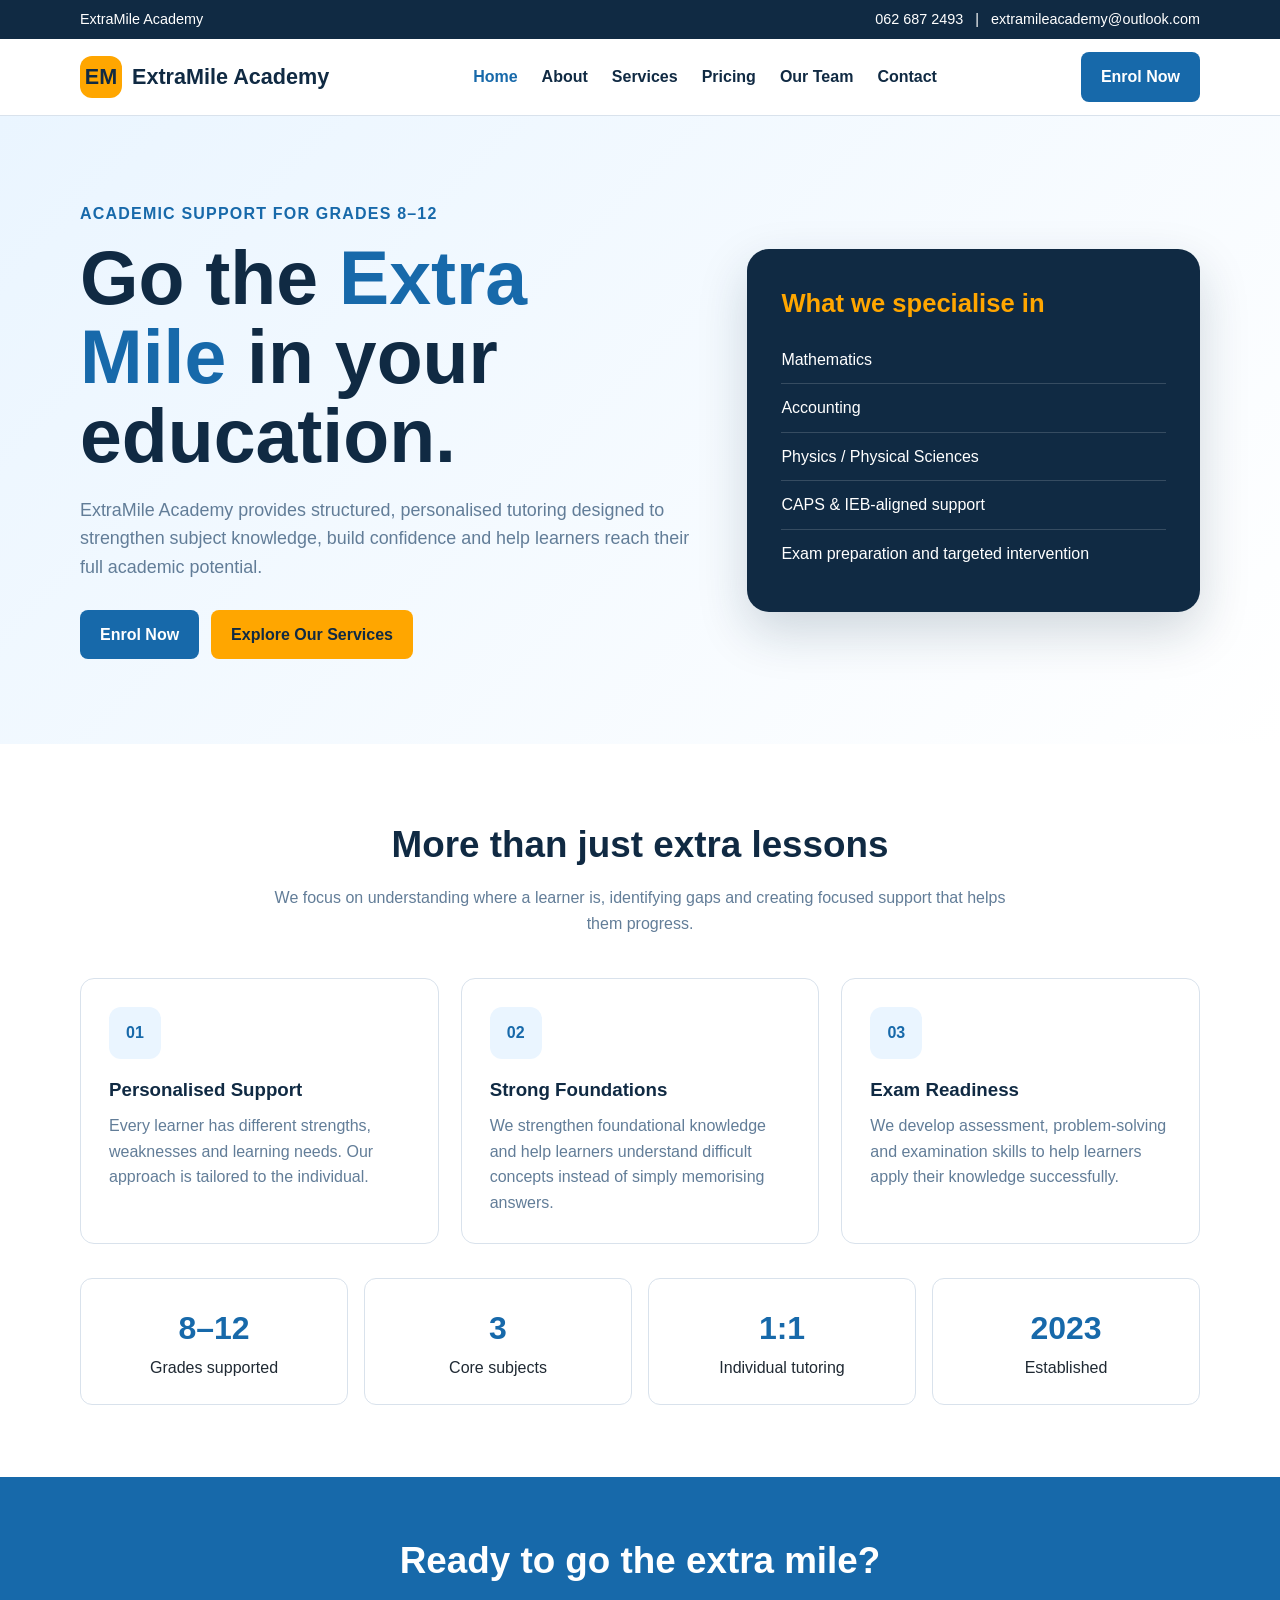
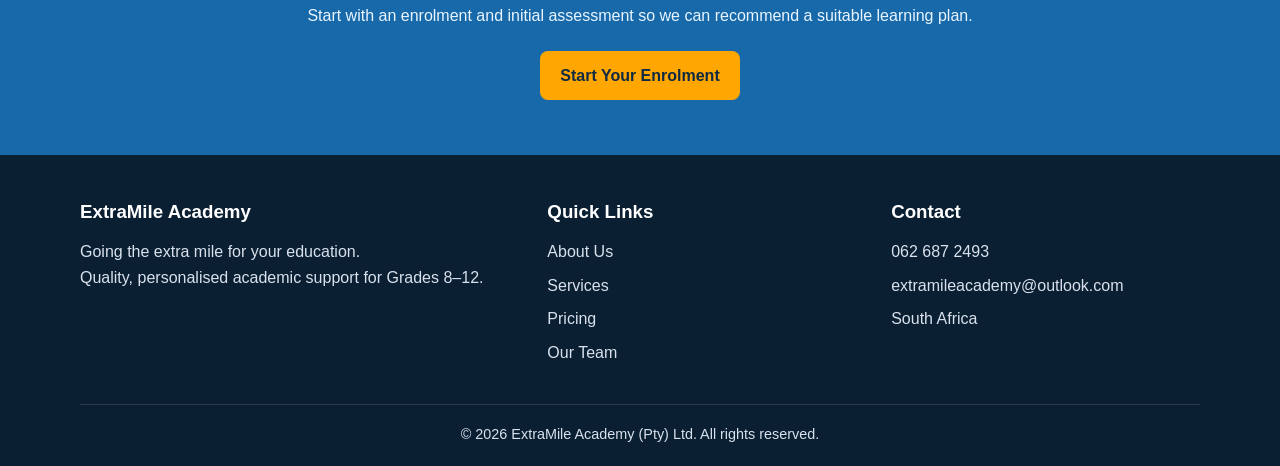
<file: Extra Mile Acadamy/index.html>
<!DOCTYPE html>
<html lang="en">
<head>
    <meta charset="UTF-8">
    <meta name="viewport" content="width=device-width, initial-scale=1.0">
    <meta name="description" content="ExtraMile Academy - Going the extra mile for your education.">
    <title>Home | ExtraMile Academy</title>
    <link rel="stylesheet" href="css/style.css">
</head>
<body>
<div class="topbar">
    <div class="container">
        <span>ExtraMile Academy</span>
        <span>062 687 2493 &nbsp; | &nbsp; extramileacademy@outlook.com</span>
    </div>
</div>
<nav class="navbar">
    <div class="container nav-inner">
        <a class="logo" href="index.html">
            <span class="logo-mark">EM</span>
            <span>ExtraMile Academy</span>
        </a>
        <ul class="nav-links"><li><a class="active" href="index.html">Home</a></li>
<li><a class="" href="about.html">About</a></li>
<li><a class="" href="services.html">Services</a></li>
<li><a class="" href="pricing.html">Pricing</a></li>
<li><a class="" href="team.html">Our Team</a></li>
<li><a class="" href="contact.html">Contact</a></li></ul>
        <a class="btn btn-primary" href="enrol.html">Enrol Now</a>
    </div>
</nav>

<main>
<section class="hero">
    <div class="container hero-grid">
        <div>
            <div class="eyebrow">Academic support for Grades 8–12</div>
            <h1>Go the <span>Extra Mile</span> in your education.</h1>
            <p>ExtraMile Academy provides structured, personalised tutoring designed to strengthen subject knowledge, build confidence and help learners reach their full academic potential.</p>
            <div class="hero-actions">
                <a class="btn btn-primary" href="enrol.html">Enrol Now</a>
                <a class="btn btn-gold" href="services.html">Explore Our Services</a>
            </div>
        </div>
        <div class="hero-card">
            <h3>What we specialise in</h3>
            <ul>
                <li>Mathematics</li>
                <li>Accounting</li>
                <li>Physics / Physical Sciences</li>
                <li>CAPS & IEB-aligned support</li>
                <li>Exam preparation and targeted intervention</li>
            </ul>
        </div>
    </div>
</section>

<section class="section">
    <div class="container">
        <div class="section-title">
            <h2>More than just extra lessons</h2>
            <p>We focus on understanding where a learner is, identifying gaps and creating focused support that helps them progress.</p>
        </div>
        <div class="grid-3">
            <div class="card"><div class="icon">01</div><h3>Personalised Support</h3><p>Every learner has different strengths, weaknesses and learning needs. Our approach is tailored to the individual.</p></div>
            <div class="card"><div class="icon">02</div><h3>Strong Foundations</h3><p>We strengthen foundational knowledge and help learners understand difficult concepts instead of simply memorising answers.</p></div>
            <div class="card"><div class="icon">03</div><h3>Exam Readiness</h3><p>We develop assessment, problem-solving and examination skills to help learners apply their knowledge successfully.</p></div>
        </div>
        <div class="stats">
            <div class="stat"><strong>8–12</strong><span>Grades supported</span></div>
            <div class="stat"><strong>3</strong><span>Core subjects</span></div>
            <div class="stat"><strong>1:1</strong><span>Individual tutoring</span></div>
            <div class="stat"><strong>2023</strong><span>Established</span></div>
        </div>
    </div>
</section>

<section class="cta">
    <div class="container">
        <h2>Ready to go the extra mile?</h2>
        <p>Start with an enrolment and initial assessment so we can recommend a suitable learning plan.</p>
        <a class="btn btn-gold" href="enrol.html">Start Your Enrolment</a>
    </div>
</section>
</main>

<footer class="footer">
    <div class="container footer-grid">
        <div>
            <h3>ExtraMile Academy</h3>
            <p>Going the extra mile for your education.</p>
            <p>Quality, personalised academic support for Grades 8–12.</p>
        </div>
        <div>
            <h3>Quick Links</h3>
            <ul>
                <li><a href="about.html">About Us</a></li>
                <li><a href="services.html">Services</a></li>
                <li><a href="pricing.html">Pricing</a></li>
                <li><a href="team.html">Our Team</a></li>
            </ul>
        </div>
        <div>
            <h3>Contact</h3>
            <ul>
                <li>062 687 2493</li>
                <li>extramileacademy@outlook.com</li>
                <li>South Africa</li>
            </ul>
        </div>
    </div>
    <div class="container copyright">
        &copy; 2026 ExtraMile Academy (Pty) Ltd. All rights reserved.
    </div>
</footer>
</body>
</html>
</file>
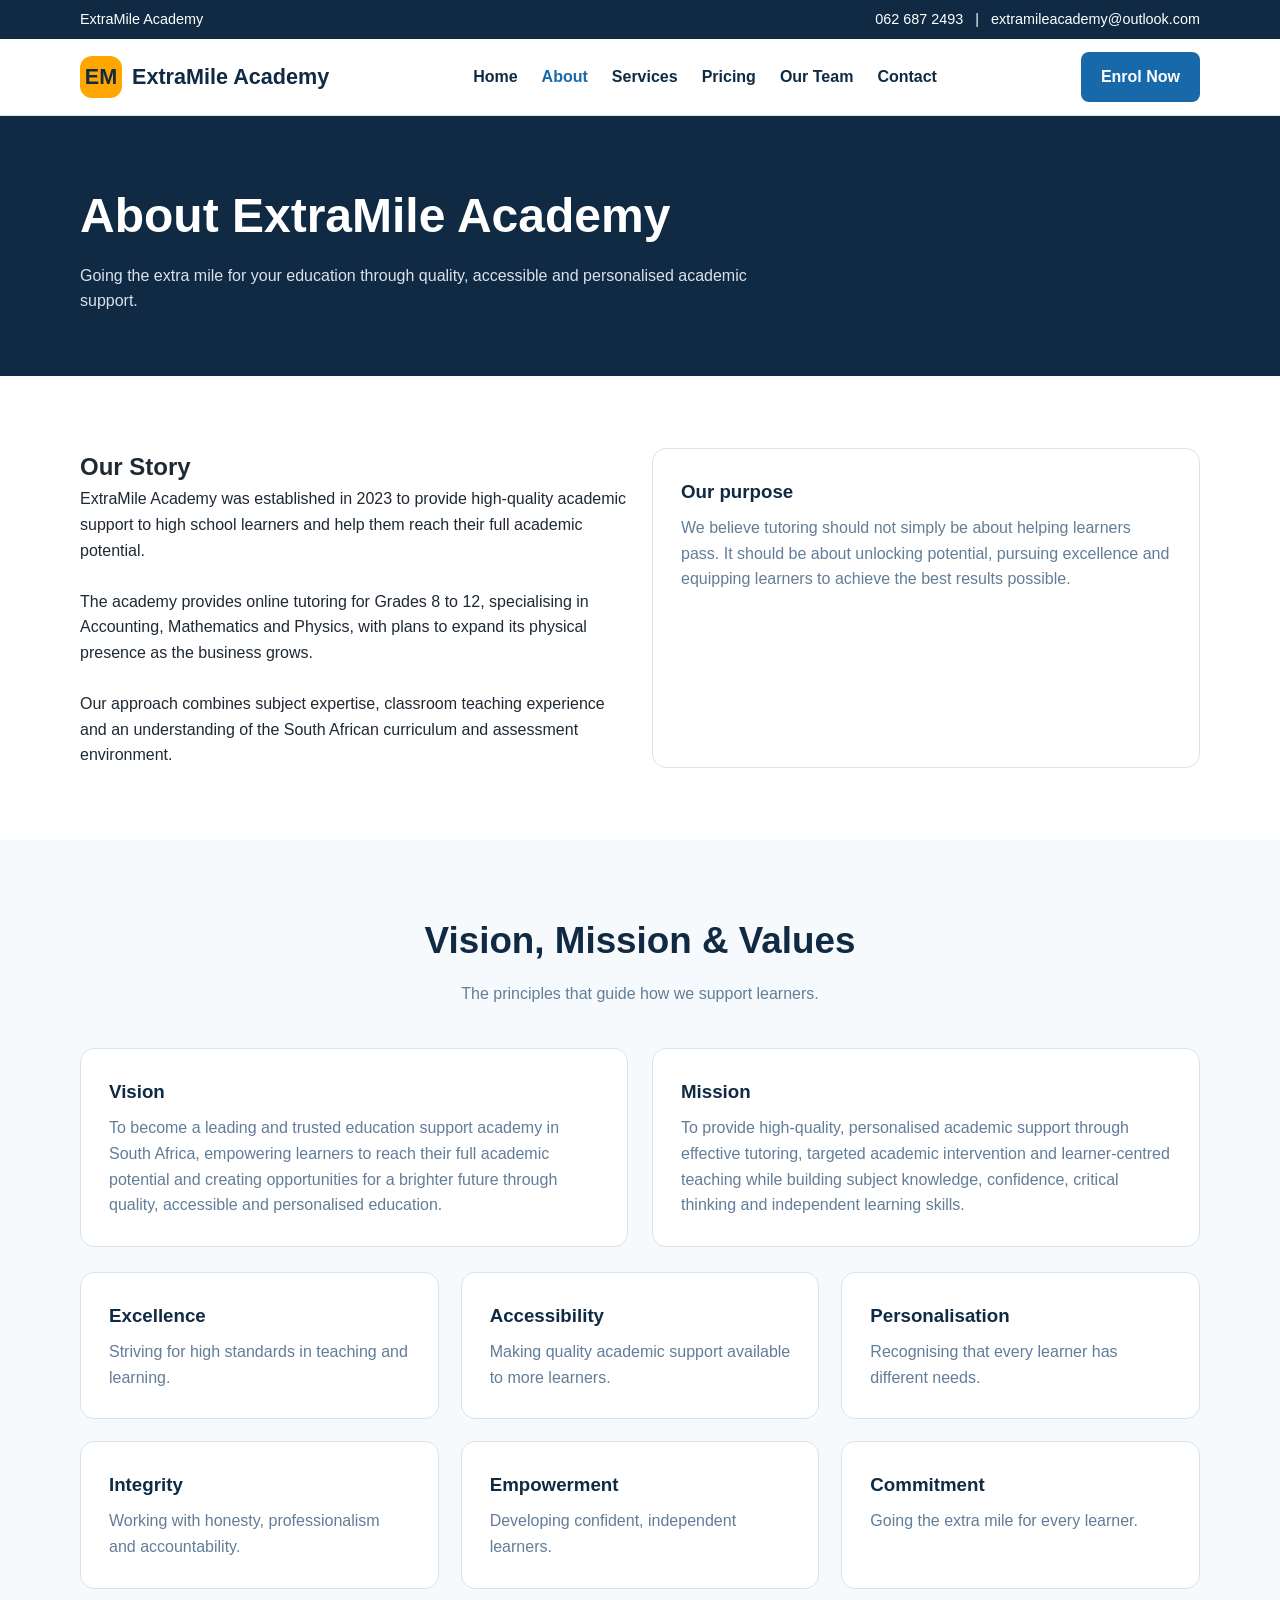
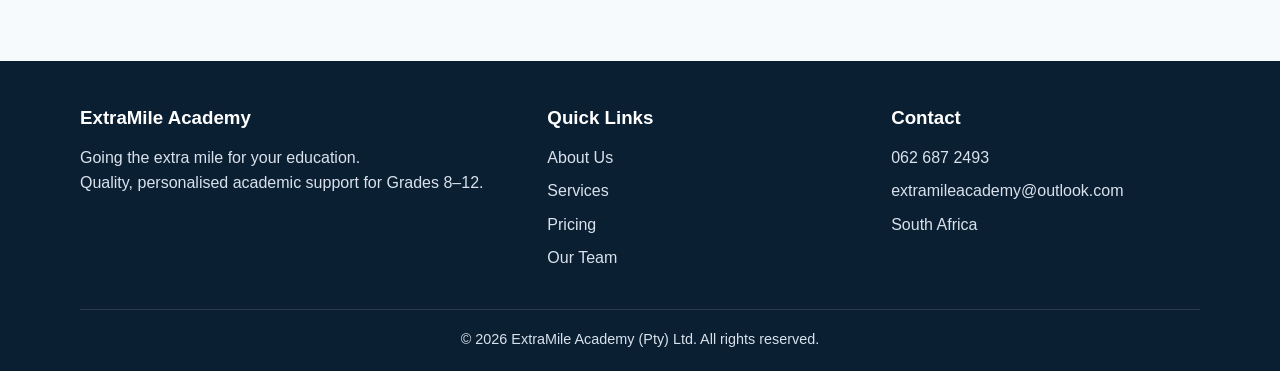
<file: Extra Mile Acadamy/about.html>
<!DOCTYPE html>
<html lang="en">
<head>
    <meta charset="UTF-8">
    <meta name="viewport" content="width=device-width, initial-scale=1.0">
    <meta name="description" content="ExtraMile Academy - Going the extra mile for your education.">
    <title>About Us | ExtraMile Academy</title>
    <link rel="stylesheet" href="css/style.css">
</head>
<body>
<div class="topbar">
    <div class="container">
        <span>ExtraMile Academy</span>
        <span>062 687 2493 &nbsp; | &nbsp; extramileacademy@outlook.com</span>
    </div>
</div>
<nav class="navbar">
    <div class="container nav-inner">
        <a class="logo" href="index.html">
            <span class="logo-mark">EM</span>
            <span>ExtraMile Academy</span>
        </a>
        <ul class="nav-links"><li><a class="" href="index.html">Home</a></li>
<li><a class="active" href="about.html">About</a></li>
<li><a class="" href="services.html">Services</a></li>
<li><a class="" href="pricing.html">Pricing</a></li>
<li><a class="" href="team.html">Our Team</a></li>
<li><a class="" href="contact.html">Contact</a></li></ul>
        <a class="btn btn-primary" href="enrol.html">Enrol Now</a>
    </div>
</nav>

<main>
<section class="page-header">
    <div class="container">
        <h1>About ExtraMile Academy</h1>
        <p>Going the extra mile for your education through quality, accessible and personalised academic support.</p>
    </div>
</section>
<section class="section">
    <div class="container grid-2">
        <div>
            <h2>Our Story</h2>
            <p>ExtraMile Academy was established in 2023 to provide high-quality academic support to high school learners and help them reach their full academic potential.</p>
            <br>
            <p>The academy provides online tutoring for Grades 8 to 12, specialising in Accounting, Mathematics and Physics, with plans to expand its physical presence as the business grows.</p>
            <br>
            <p>Our approach combines subject expertise, classroom teaching experience and an understanding of the South African curriculum and assessment environment.</p>
        </div>
        <div class="card">
            <h3>Our purpose</h3>
            <p>We believe tutoring should not simply be about helping learners pass. It should be about unlocking potential, pursuing excellence and equipping learners to achieve the best results possible.</p>
        </div>
    </div>
</section>

<section class="section section-alt">
    <div class="container">
        <div class="section-title"><h2>Vision, Mission & Values</h2><p>The principles that guide how we support learners.</p></div>
        <div class="grid-2">
            <div class="card"><h3>Vision</h3><p>To become a leading and trusted education support academy in South Africa, empowering learners to reach their full academic potential and creating opportunities for a brighter future through quality, accessible and personalised education.</p></div>
            <div class="card"><h3>Mission</h3><p>To provide high-quality, personalised academic support through effective tutoring, targeted academic intervention and learner-centred teaching while building subject knowledge, confidence, critical thinking and independent learning skills.</p></div>
        </div>
        <br>
        <div class="grid-3">
            <div class="card"><h3>Excellence</h3><p>Striving for high standards in teaching and learning.</p></div>
            <div class="card"><h3>Accessibility</h3><p>Making quality academic support available to more learners.</p></div>
            <div class="card"><h3>Personalisation</h3><p>Recognising that every learner has different needs.</p></div>
            <div class="card"><h3>Integrity</h3><p>Working with honesty, professionalism and accountability.</p></div>
            <div class="card"><h3>Empowerment</h3><p>Developing confident, independent learners.</p></div>
            <div class="card"><h3>Commitment</h3><p>Going the extra mile for every learner.</p></div>
        </div>
    </div>
</section>
</main>

<footer class="footer">
    <div class="container footer-grid">
        <div>
            <h3>ExtraMile Academy</h3>
            <p>Going the extra mile for your education.</p>
            <p>Quality, personalised academic support for Grades 8–12.</p>
        </div>
        <div>
            <h3>Quick Links</h3>
            <ul>
                <li><a href="about.html">About Us</a></li>
                <li><a href="services.html">Services</a></li>
                <li><a href="pricing.html">Pricing</a></li>
                <li><a href="team.html">Our Team</a></li>
            </ul>
        </div>
        <div>
            <h3>Contact</h3>
            <ul>
                <li>062 687 2493</li>
                <li>extramileacademy@outlook.com</li>
                <li>South Africa</li>
            </ul>
        </div>
    </div>
    <div class="container copyright">
        &copy; 2026 ExtraMile Academy (Pty) Ltd. All rights reserved.
    </div>
</footer>
</body>
</html>
</file>
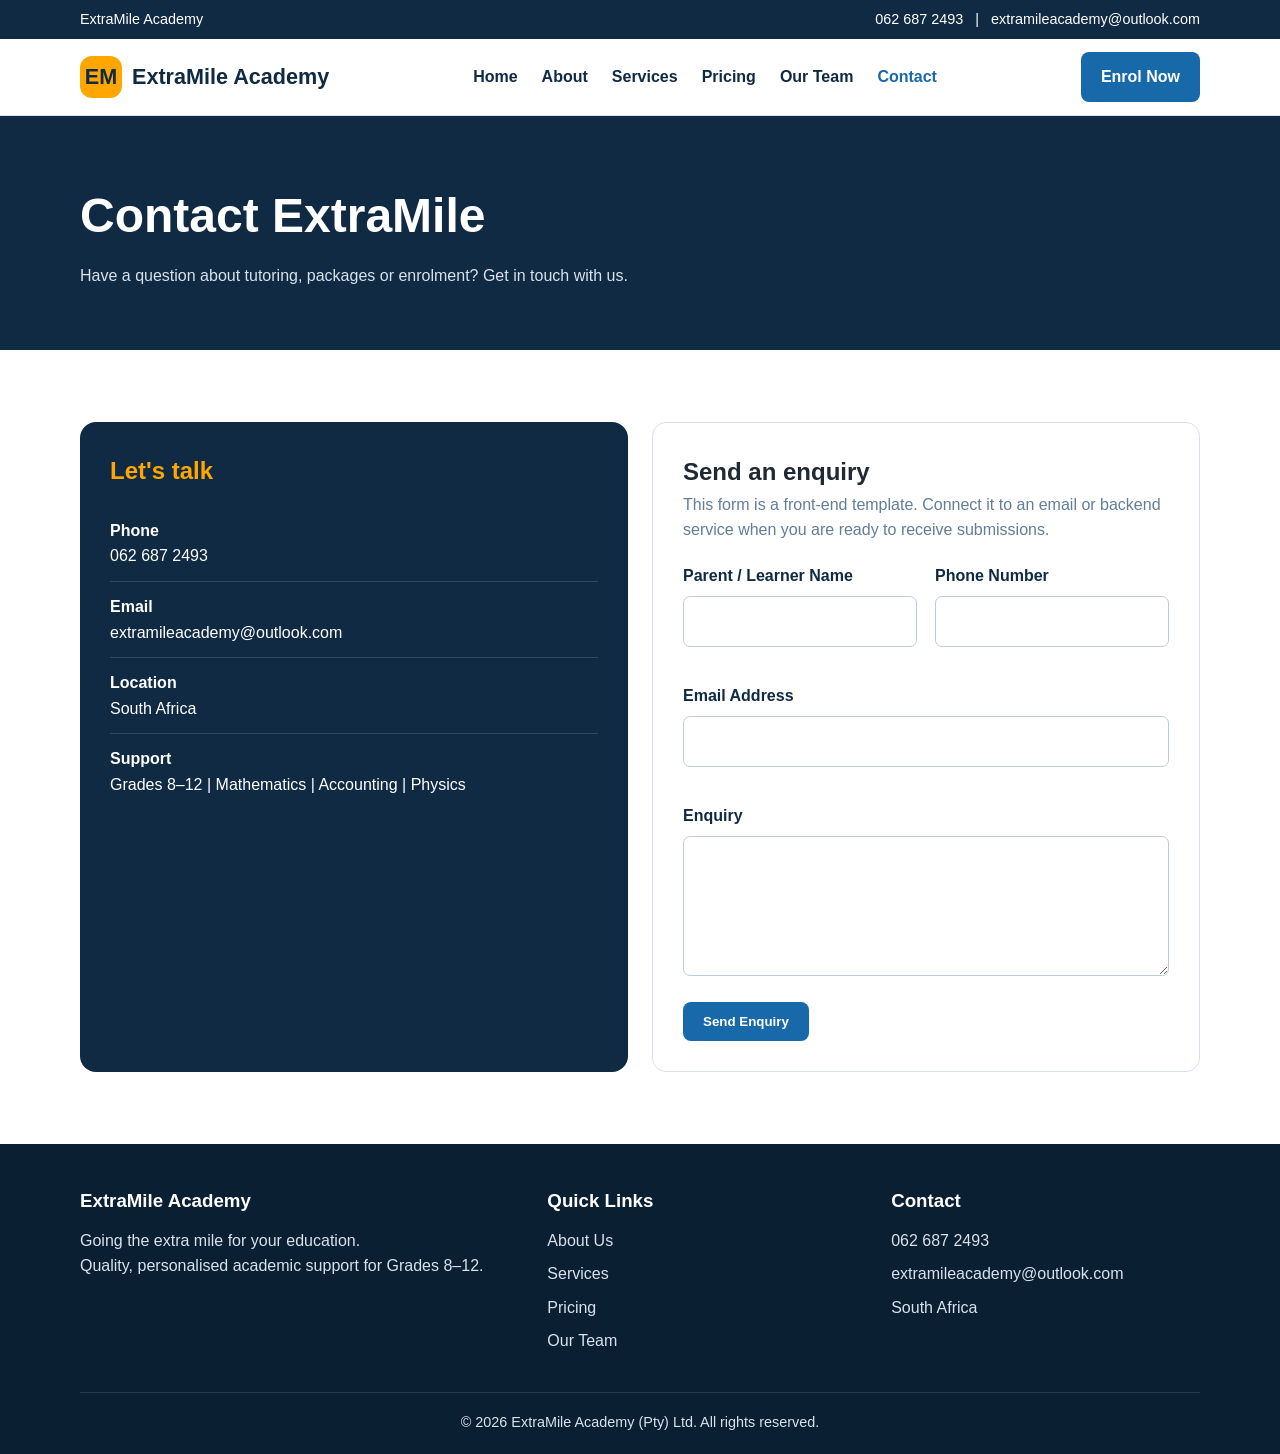
<file: Extra Mile Acadamy/contact.html>
<!DOCTYPE html>
<html lang="en">
<head>
    <meta charset="UTF-8">
    <meta name="viewport" content="width=device-width, initial-scale=1.0">
    <meta name="description" content="ExtraMile Academy - Going the extra mile for your education.">
    <title>Contact | ExtraMile Academy</title>
    <link rel="stylesheet" href="css/style.css">
</head>
<body>
<div class="topbar">
    <div class="container">
        <span>ExtraMile Academy</span>
        <span>062 687 2493 &nbsp; | &nbsp; extramileacademy@outlook.com</span>
    </div>
</div>
<nav class="navbar">
    <div class="container nav-inner">
        <a class="logo" href="index.html">
            <span class="logo-mark">EM</span>
            <span>ExtraMile Academy</span>
        </a>
        <ul class="nav-links"><li><a class="" href="index.html">Home</a></li>
<li><a class="" href="about.html">About</a></li>
<li><a class="" href="services.html">Services</a></li>
<li><a class="" href="pricing.html">Pricing</a></li>
<li><a class="" href="team.html">Our Team</a></li>
<li><a class="active" href="contact.html">Contact</a></li></ul>
        <a class="btn btn-primary" href="enrol.html">Enrol Now</a>
    </div>
</nav>

<main>
<section class="page-header">
    <div class="container">
        <h1>Contact ExtraMile</h1>
        <p>Have a question about tutoring, packages or enrolment? Get in touch with us.</p>
    </div>
</section>
<section class="section">
    <div class="container grid-2">
        <div class="contact-box">
            <h2>Let's talk</h2>
            <div class="contact-item"><strong>Phone</strong><br>062 687 2493</div>
            <div class="contact-item"><strong>Email</strong><br>extramileacademy@outlook.com</div>
            <div class="contact-item"><strong>Location</strong><br>South Africa</div>
            <div class="contact-item"><strong>Support</strong><br>Grades 8–12 | Mathematics | Accounting | Physics</div>
        </div>
        <form class="form" action="#" method="post">
            <h2>Send an enquiry</h2>
            <p style="margin-bottom:20px;color:#627d98;">This form is a front-end template. Connect it to an email or backend service when you are ready to receive submissions.</p>
            <div class="form-grid">
                <div class="form-group"><label for="name">Parent / Learner Name</label><input id="name" name="name" type="text" required></div>
                <div class="form-group"><label for="phone">Phone Number</label><input id="phone" name="phone" type="tel" required></div>
                <div class="form-group full"><label for="email">Email Address</label><input id="email" name="email" type="email" required></div>
                <div class="form-group full"><label for="message">Enquiry</label><textarea id="message" name="message" required></textarea></div>
            </div>
            <button class="btn btn-primary" type="submit">Send Enquiry</button>
        </form>
    </div>
</section>
</main>

<footer class="footer">
    <div class="container footer-grid">
        <div>
            <h3>ExtraMile Academy</h3>
            <p>Going the extra mile for your education.</p>
            <p>Quality, personalised academic support for Grades 8–12.</p>
        </div>
        <div>
            <h3>Quick Links</h3>
            <ul>
                <li><a href="about.html">About Us</a></li>
                <li><a href="services.html">Services</a></li>
                <li><a href="pricing.html">Pricing</a></li>
                <li><a href="team.html">Our Team</a></li>
            </ul>
        </div>
        <div>
            <h3>Contact</h3>
            <ul>
                <li>062 687 2493</li>
                <li>extramileacademy@outlook.com</li>
                <li>South Africa</li>
            </ul>
        </div>
    </div>
    <div class="container copyright">
        &copy; 2026 ExtraMile Academy (Pty) Ltd. All rights reserved.
    </div>
</footer>
</body>
</html>
</file>
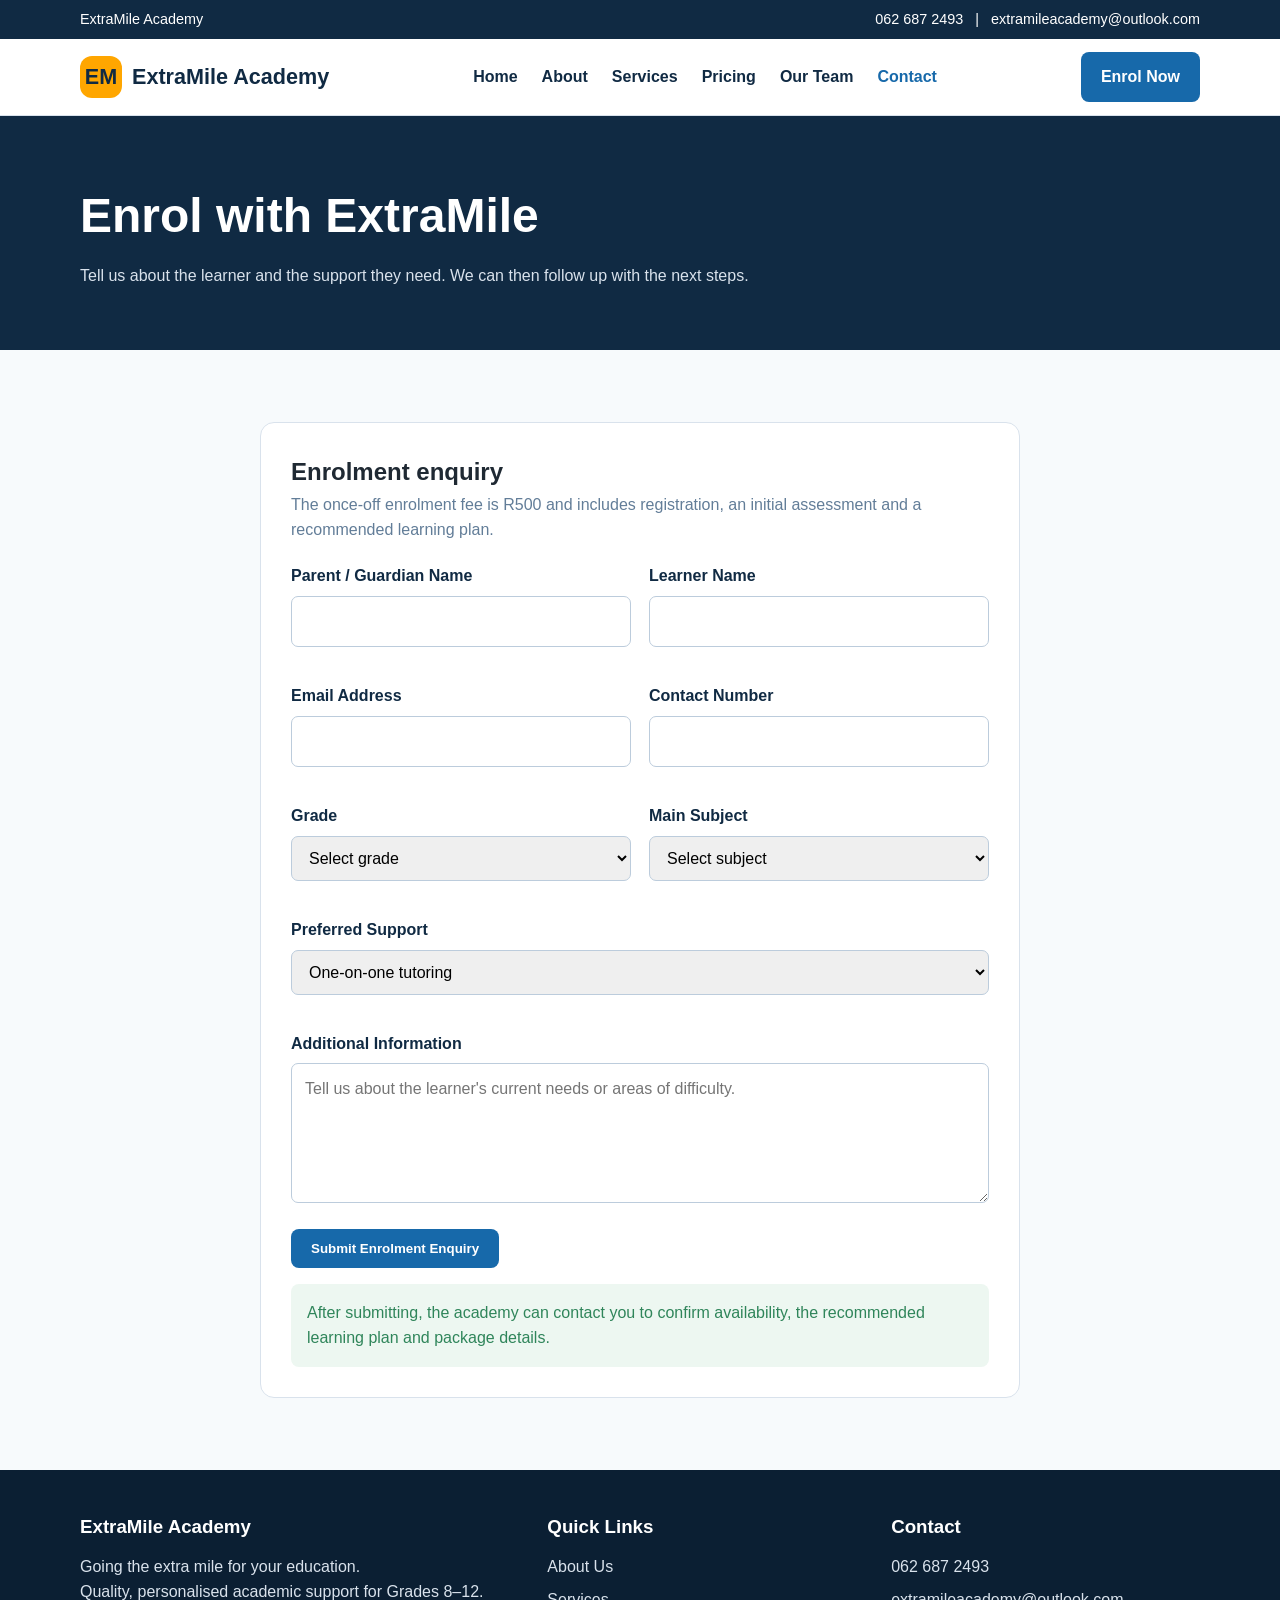
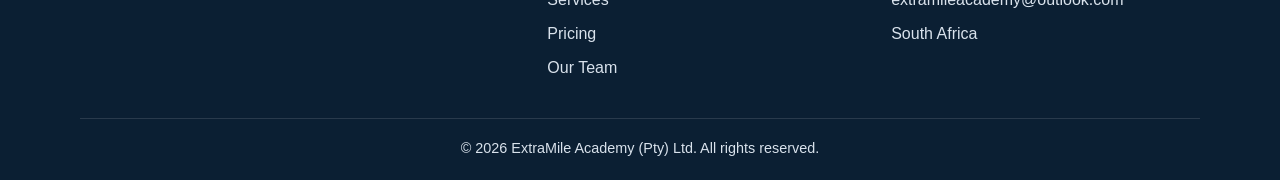
<file: Extra Mile Acadamy/enrol.html>
<!DOCTYPE html>
<html lang="en">
<head>
    <meta charset="UTF-8">
    <meta name="viewport" content="width=device-width, initial-scale=1.0">
    <meta name="description" content="ExtraMile Academy - Going the extra mile for your education.">
    <title>Enrol Now | ExtraMile Academy</title>
    <link rel="stylesheet" href="css/style.css">
</head>
<body>
<div class="topbar">
    <div class="container">
        <span>ExtraMile Academy</span>
        <span>062 687 2493 &nbsp; | &nbsp; extramileacademy@outlook.com</span>
    </div>
</div>
<nav class="navbar">
    <div class="container nav-inner">
        <a class="logo" href="index.html">
            <span class="logo-mark">EM</span>
            <span>ExtraMile Academy</span>
        </a>
        <ul class="nav-links"><li><a class="" href="index.html">Home</a></li>
<li><a class="" href="about.html">About</a></li>
<li><a class="" href="services.html">Services</a></li>
<li><a class="" href="pricing.html">Pricing</a></li>
<li><a class="" href="team.html">Our Team</a></li>
<li><a class="active" href="contact.html">Contact</a></li></ul>
        <a class="btn btn-primary" href="enrol.html">Enrol Now</a>
    </div>
</nav>

<main>
<section class="page-header">
    <div class="container">
        <h1>Enrol with ExtraMile</h1>
        <p>Tell us about the learner and the support they need. We can then follow up with the next steps.</p>
    </div>
</section>
<section class="section section-alt">
    <div class="container">
        <form class="form" action="#" method="post">
            <h2>Enrolment enquiry</h2>
            <p style="margin-bottom:20px;color:#627d98;">The once-off enrolment fee is R500 and includes registration, an initial assessment and a recommended learning plan.</p>
            <div class="form-grid">
                <div class="form-group"><label for="parent">Parent / Guardian Name</label><input id="parent" name="parent" type="text" required></div>
                <div class="form-group"><label for="learner">Learner Name</label><input id="learner" name="learner" type="text" required></div>
                <div class="form-group"><label for="email">Email Address</label><input id="email" name="email" type="email" required></div>
                <div class="form-group"><label for="phone">Contact Number</label><input id="phone" name="phone" type="tel" required></div>
                <div class="form-group"><label for="grade">Grade</label>
                    <select id="grade" name="grade" required>
                        <option value="">Select grade</option>
                        <option>Grade 8</option><option>Grade 9</option><option>Grade 10</option>
                        <option>Grade 11</option><option>Grade 12</option>
                    </select>
                </div>
                <div class="form-group"><label for="subject">Main Subject</label>
                    <select id="subject" name="subject" required>
                        <option value="">Select subject</option>
                        <option>Mathematics</option><option>Accounting</option><option>Physics / Physical Sciences</option><option>EMS</option>
                    </select>
                </div>
                <div class="form-group full"><label for="package">Preferred Support</label>
                    <select id="package" name="package">
                        <option>One-on-one tutoring</option>
                        <option>Pair tutoring</option>
                        <option>Small-group tutoring</option>
                        <option>Online tutoring</option>
                        <option>Exam preparation</option>
                        <option>Not sure - please advise</option>
                    </select>
                </div>
                <div class="form-group full"><label for="details">Additional Information</label><textarea id="details" name="details" placeholder="Tell us about the learner's current needs or areas of difficulty."></textarea></div>
            </div>
            <button class="btn btn-primary" type="submit">Submit Enrolment Enquiry</button>
            <div class="notice">After submitting, the academy can contact you to confirm availability, the recommended learning plan and package details.</div>
        </form>
    </div>
</section>
</main>

<footer class="footer">
    <div class="container footer-grid">
        <div>
            <h3>ExtraMile Academy</h3>
            <p>Going the extra mile for your education.</p>
            <p>Quality, personalised academic support for Grades 8–12.</p>
        </div>
        <div>
            <h3>Quick Links</h3>
            <ul>
                <li><a href="about.html">About Us</a></li>
                <li><a href="services.html">Services</a></li>
                <li><a href="pricing.html">Pricing</a></li>
                <li><a href="team.html">Our Team</a></li>
            </ul>
        </div>
        <div>
            <h3>Contact</h3>
            <ul>
                <li>062 687 2493</li>
                <li>extramileacademy@outlook.com</li>
                <li>South Africa</li>
            </ul>
        </div>
    </div>
    <div class="container copyright">
        &copy; 2026 ExtraMile Academy (Pty) Ltd. All rights reserved.
    </div>
</footer>
</body>
</html>
</file>
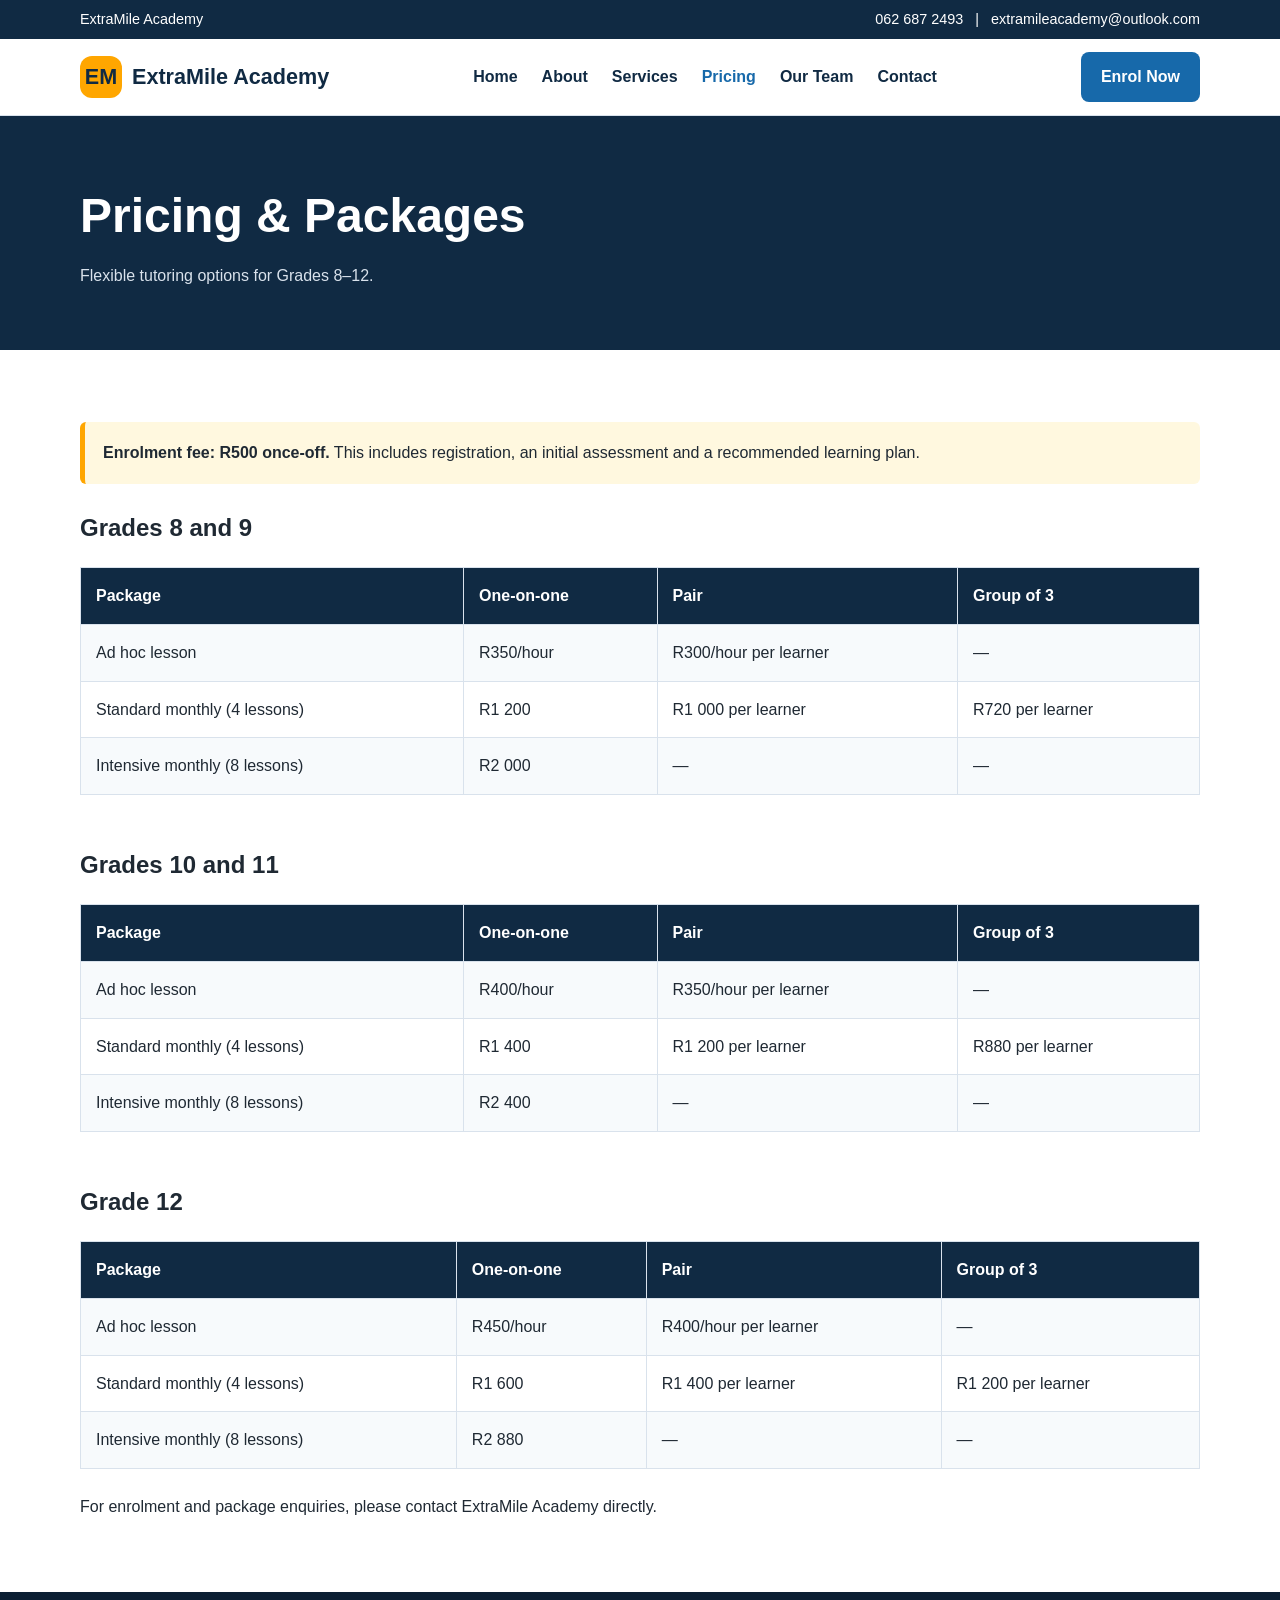
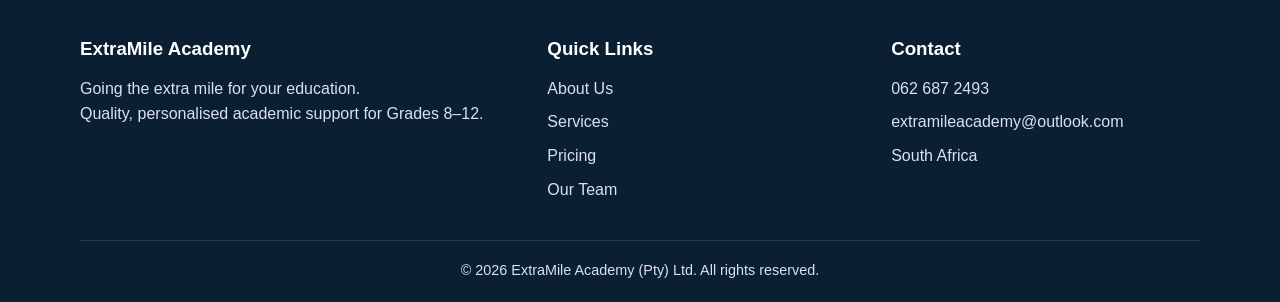
<file: Extra Mile Acadamy/pricing.html>
<!DOCTYPE html>
<html lang="en">
<head>
    <meta charset="UTF-8">
    <meta name="viewport" content="width=device-width, initial-scale=1.0">
    <meta name="description" content="ExtraMile Academy - Going the extra mile for your education.">
    <title>Pricing | ExtraMile Academy</title>
    <link rel="stylesheet" href="css/style.css">
</head>
<body>
<div class="topbar">
    <div class="container">
        <span>ExtraMile Academy</span>
        <span>062 687 2493 &nbsp; | &nbsp; extramileacademy@outlook.com</span>
    </div>
</div>
<nav class="navbar">
    <div class="container nav-inner">
        <a class="logo" href="index.html">
            <span class="logo-mark">EM</span>
            <span>ExtraMile Academy</span>
        </a>
        <ul class="nav-links"><li><a class="" href="index.html">Home</a></li>
<li><a class="" href="about.html">About</a></li>
<li><a class="" href="services.html">Services</a></li>
<li><a class="active" href="pricing.html">Pricing</a></li>
<li><a class="" href="team.html">Our Team</a></li>
<li><a class="" href="contact.html">Contact</a></li></ul>
        <a class="btn btn-primary" href="enrol.html">Enrol Now</a>
    </div>
</nav>

<main>
<section class="page-header">
    <div class="container">
        <h1>Pricing & Packages</h1>
        <p>Flexible tutoring options for Grades 8–12.</p>
    </div>
</section>
<section class="section">
    <div class="container">
        <div class="price-note"><strong>Enrolment fee: R500 once-off.</strong> This includes registration, an initial assessment and a recommended learning plan.</div>

        <h2>Grades 8 and 9</h2>
        <table class="price-table">
            <tr><th>Package</th><th>One-on-one</th><th>Pair</th><th>Group of 3</th></tr>
            <tr><td>Ad hoc lesson</td><td>R350/hour</td><td>R300/hour per learner</td><td>—</td></tr>
            <tr><td>Standard monthly (4 lessons)</td><td>R1 200</td><td>R1 000 per learner</td><td>R720 per learner</td></tr>
            <tr><td>Intensive monthly (8 lessons)</td><td>R2 000</td><td>—</td><td>—</td></tr>
        </table>

        <br><br>
        <h2>Grades 10 and 11</h2>
        <table class="price-table">
            <tr><th>Package</th><th>One-on-one</th><th>Pair</th><th>Group of 3</th></tr>
            <tr><td>Ad hoc lesson</td><td>R400/hour</td><td>R350/hour per learner</td><td>—</td></tr>
            <tr><td>Standard monthly (4 lessons)</td><td>R1 400</td><td>R1 200 per learner</td><td>R880 per learner</td></tr>
            <tr><td>Intensive monthly (8 lessons)</td><td>R2 400</td><td>—</td><td>—</td></tr>
        </table>

        <br><br>
        <h2>Grade 12</h2>
        <table class="price-table">
            <tr><th>Package</th><th>One-on-one</th><th>Pair</th><th>Group of 3</th></tr>
            <tr><td>Ad hoc lesson</td><td>R450/hour</td><td>R400/hour per learner</td><td>—</td></tr>
            <tr><td>Standard monthly (4 lessons)</td><td>R1 600</td><td>R1 400 per learner</td><td>R1 200 per learner</td></tr>
            <tr><td>Intensive monthly (8 lessons)</td><td>R2 880</td><td>—</td><td>—</td></tr>
        </table>
        <br>
        <p>For enrolment and package enquiries, please contact ExtraMile Academy directly.</p>
    </div>
</section>
</main>

<footer class="footer">
    <div class="container footer-grid">
        <div>
            <h3>ExtraMile Academy</h3>
            <p>Going the extra mile for your education.</p>
            <p>Quality, personalised academic support for Grades 8–12.</p>
        </div>
        <div>
            <h3>Quick Links</h3>
            <ul>
                <li><a href="about.html">About Us</a></li>
                <li><a href="services.html">Services</a></li>
                <li><a href="pricing.html">Pricing</a></li>
                <li><a href="team.html">Our Team</a></li>
            </ul>
        </div>
        <div>
            <h3>Contact</h3>
            <ul>
                <li>062 687 2493</li>
                <li>extramileacademy@outlook.com</li>
                <li>South Africa</li>
            </ul>
        </div>
    </div>
    <div class="container copyright">
        &copy; 2026 ExtraMile Academy (Pty) Ltd. All rights reserved.
    </div>
</footer>
</body>
</html>
</file>
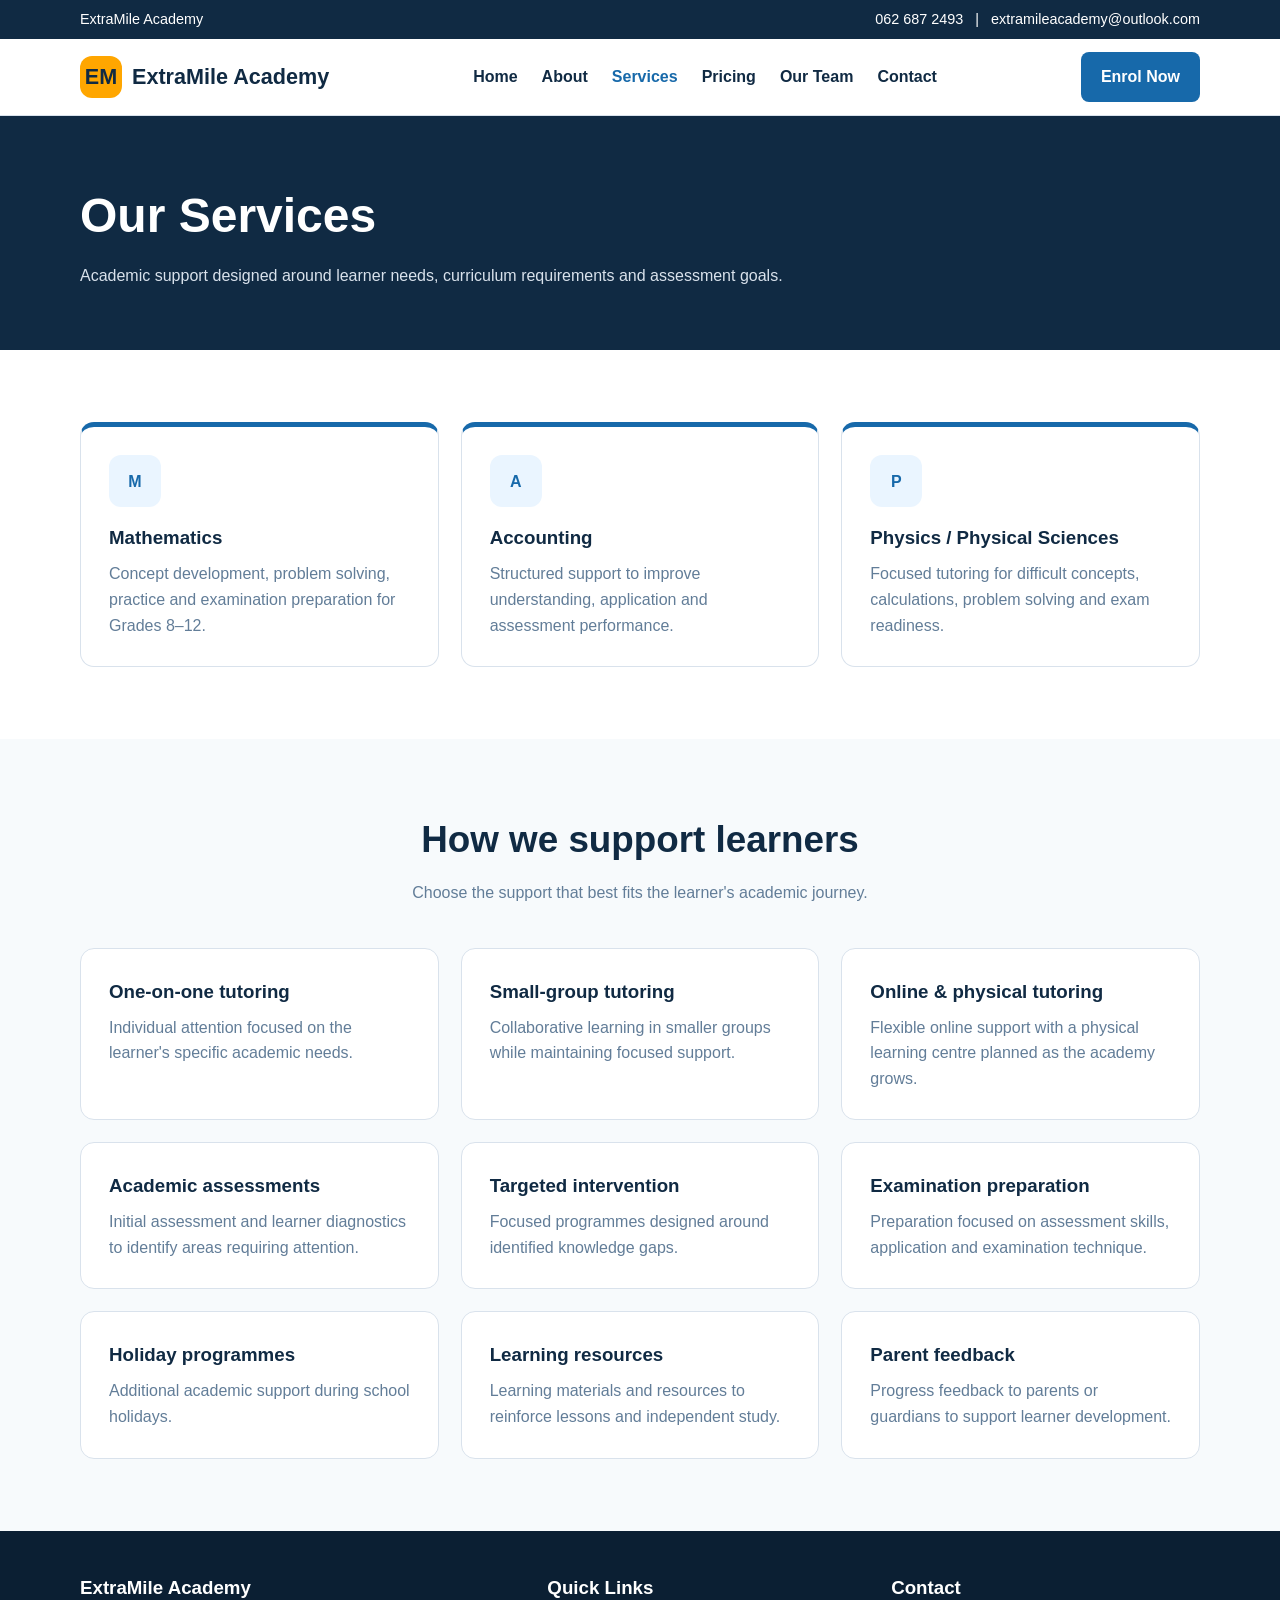
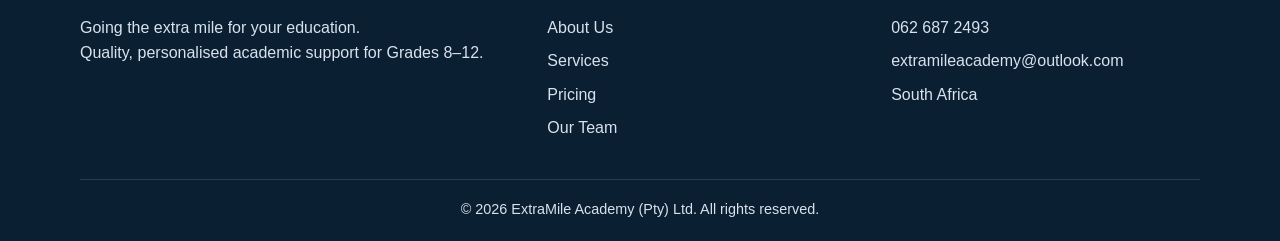
<file: Extra Mile Acadamy/services.html>
<!DOCTYPE html>
<html lang="en">
<head>
    <meta charset="UTF-8">
    <meta name="viewport" content="width=device-width, initial-scale=1.0">
    <meta name="description" content="ExtraMile Academy - Going the extra mile for your education.">
    <title>Services | ExtraMile Academy</title>
    <link rel="stylesheet" href="css/style.css">
</head>
<body>
<div class="topbar">
    <div class="container">
        <span>ExtraMile Academy</span>
        <span>062 687 2493 &nbsp; | &nbsp; extramileacademy@outlook.com</span>
    </div>
</div>
<nav class="navbar">
    <div class="container nav-inner">
        <a class="logo" href="index.html">
            <span class="logo-mark">EM</span>
            <span>ExtraMile Academy</span>
        </a>
        <ul class="nav-links"><li><a class="" href="index.html">Home</a></li>
<li><a class="" href="about.html">About</a></li>
<li><a class="active" href="services.html">Services</a></li>
<li><a class="" href="pricing.html">Pricing</a></li>
<li><a class="" href="team.html">Our Team</a></li>
<li><a class="" href="contact.html">Contact</a></li></ul>
        <a class="btn btn-primary" href="enrol.html">Enrol Now</a>
    </div>
</nav>

<main>
<section class="page-header">
    <div class="container">
        <h1>Our Services</h1>
        <p>Academic support designed around learner needs, curriculum requirements and assessment goals.</p>
    </div>
</section>
<section class="section">
    <div class="container">
        <div class="grid-3">
            <div class="card subject"><div class="icon">M</div><h3>Mathematics</h3><p>Concept development, problem solving, practice and examination preparation for Grades 8–12.</p></div>
            <div class="card subject"><div class="icon">A</div><h3>Accounting</h3><p>Structured support to improve understanding, application and assessment performance.</p></div>
            <div class="card subject"><div class="icon">P</div><h3>Physics / Physical Sciences</h3><p>Focused tutoring for difficult concepts, calculations, problem solving and exam readiness.</p></div>
        </div>
    </div>
</section>
<section class="section section-alt">
    <div class="container">
        <div class="section-title"><h2>How we support learners</h2><p>Choose the support that best fits the learner's academic journey.</p></div>
        <div class="grid-3">
            <div class="card"><h3>One-on-one tutoring</h3><p>Individual attention focused on the learner's specific academic needs.</p></div>
            <div class="card"><h3>Small-group tutoring</h3><p>Collaborative learning in smaller groups while maintaining focused support.</p></div>
            <div class="card"><h3>Online & physical tutoring</h3><p>Flexible online support with a physical learning centre planned as the academy grows.</p></div>
            <div class="card"><h3>Academic assessments</h3><p>Initial assessment and learner diagnostics to identify areas requiring attention.</p></div>
            <div class="card"><h3>Targeted intervention</h3><p>Focused programmes designed around identified knowledge gaps.</p></div>
            <div class="card"><h3>Examination preparation</h3><p>Preparation focused on assessment skills, application and examination technique.</p></div>
            <div class="card"><h3>Holiday programmes</h3><p>Additional academic support during school holidays.</p></div>
            <div class="card"><h3>Learning resources</h3><p>Learning materials and resources to reinforce lessons and independent study.</p></div>
            <div class="card"><h3>Parent feedback</h3><p>Progress feedback to parents or guardians to support learner development.</p></div>
        </div>
    </div>
</section>
</main>

<footer class="footer">
    <div class="container footer-grid">
        <div>
            <h3>ExtraMile Academy</h3>
            <p>Going the extra mile for your education.</p>
            <p>Quality, personalised academic support for Grades 8–12.</p>
        </div>
        <div>
            <h3>Quick Links</h3>
            <ul>
                <li><a href="about.html">About Us</a></li>
                <li><a href="services.html">Services</a></li>
                <li><a href="pricing.html">Pricing</a></li>
                <li><a href="team.html">Our Team</a></li>
            </ul>
        </div>
        <div>
            <h3>Contact</h3>
            <ul>
                <li>062 687 2493</li>
                <li>extramileacademy@outlook.com</li>
                <li>South Africa</li>
            </ul>
        </div>
    </div>
    <div class="container copyright">
        &copy; 2026 ExtraMile Academy (Pty) Ltd. All rights reserved.
    </div>
</footer>
</body>
</html>
</file>
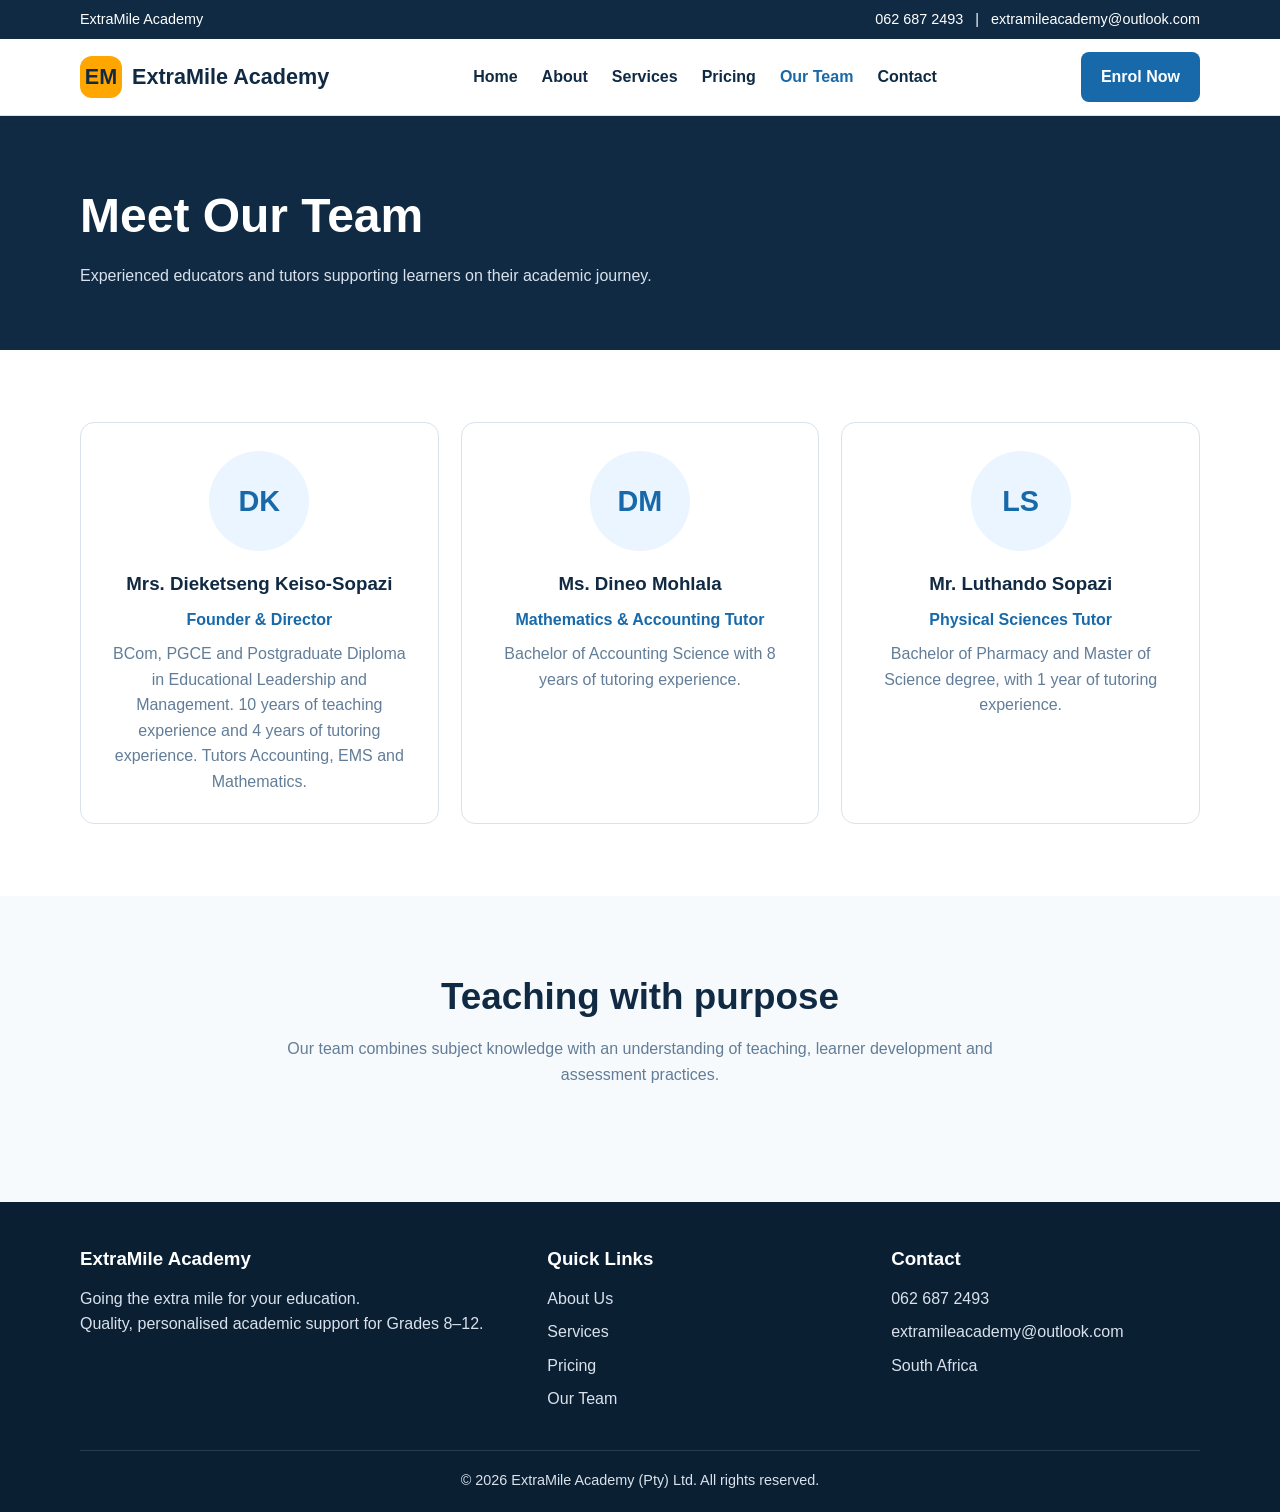
<file: Extra Mile Acadamy/team.html>
<!DOCTYPE html>
<html lang="en">
<head>
    <meta charset="UTF-8">
    <meta name="viewport" content="width=device-width, initial-scale=1.0">
    <meta name="description" content="ExtraMile Academy - Going the extra mile for your education.">
    <title>Our Team | ExtraMile Academy</title>
    <link rel="stylesheet" href="css/style.css">
</head>
<body>
<div class="topbar">
    <div class="container">
        <span>ExtraMile Academy</span>
        <span>062 687 2493 &nbsp; | &nbsp; extramileacademy@outlook.com</span>
    </div>
</div>
<nav class="navbar">
    <div class="container nav-inner">
        <a class="logo" href="index.html">
            <span class="logo-mark">EM</span>
            <span>ExtraMile Academy</span>
        </a>
        <ul class="nav-links"><li><a class="" href="index.html">Home</a></li>
<li><a class="" href="about.html">About</a></li>
<li><a class="" href="services.html">Services</a></li>
<li><a class="" href="pricing.html">Pricing</a></li>
<li><a class="active" href="team.html">Our Team</a></li>
<li><a class="" href="contact.html">Contact</a></li></ul>
        <a class="btn btn-primary" href="enrol.html">Enrol Now</a>
    </div>
</nav>

<main>
<section class="page-header">
    <div class="container">
        <h1>Meet Our Team</h1>
        <p>Experienced educators and tutors supporting learners on their academic journey.</p>
    </div>
</section>
<section class="section">
    <div class="container grid-3">
        <div class="card team-card">
            <div class="team-avatar">DK</div>
            <h3>Mrs. Dieketseng Keiso-Sopazi</h3>
            <div class="role">Founder & Director</div>
            <p>BCom, PGCE and Postgraduate Diploma in Educational Leadership and Management. 10 years of teaching experience and 4 years of tutoring experience. Tutors Accounting, EMS and Mathematics.</p>
        </div>
        <div class="card team-card">
            <div class="team-avatar">DM</div>
            <h3>Ms. Dineo Mohlala</h3>
            <div class="role">Mathematics & Accounting Tutor</div>
            <p>Bachelor of Accounting Science with 8 years of tutoring experience.</p>
        </div>
        <div class="card team-card">
            <div class="team-avatar">LS</div>
            <h3>Mr. Luthando Sopazi</h3>
            <div class="role">Physical Sciences Tutor</div>
            <p>Bachelor of Pharmacy and Master of Science degree, with 1 year of tutoring experience.</p>
        </div>
    </div>
</section>
<section class="section section-alt">
    <div class="container section-title">
        <h2>Teaching with purpose</h2>
        <p>Our team combines subject knowledge with an understanding of teaching, learner development and assessment practices.</p>
    </div>
</section>
</main>

<footer class="footer">
    <div class="container footer-grid">
        <div>
            <h3>ExtraMile Academy</h3>
            <p>Going the extra mile for your education.</p>
            <p>Quality, personalised academic support for Grades 8–12.</p>
        </div>
        <div>
            <h3>Quick Links</h3>
            <ul>
                <li><a href="about.html">About Us</a></li>
                <li><a href="services.html">Services</a></li>
                <li><a href="pricing.html">Pricing</a></li>
                <li><a href="team.html">Our Team</a></li>
            </ul>
        </div>
        <div>
            <h3>Contact</h3>
            <ul>
                <li>062 687 2493</li>
                <li>extramileacademy@outlook.com</li>
                <li>South Africa</li>
            </ul>
        </div>
    </div>
    <div class="container copyright">
        &copy; 2026 ExtraMile Academy (Pty) Ltd. All rights reserved.
    </div>
</footer>
</body>
</html>
</file>
<file: Extra Mile Acadamy/css/style.css>
/* ExtraMile Academy - shared stylesheet */
:root {
    --navy: #102a43;
    --blue: #1769aa;
    --sky: #eaf5ff;
    --gold:  hsl(39, 100%, 50%);
    --white: #ffffff;
    --dark: #1f2933;
    --muted: #627d98;
    --light: #f7fafc;
    --border: #d9e2ec;
    --success: #2f855a;
}

* {
    box-sizing: border-box;
    margin: 0;
    padding: 0;
}

html {
    scroll-behavior: smooth;
}

body {
    font-family: Arial, Helvetica, sans-serif;
    line-height: 1.6;
    color: var(--dark);
    background: var(--white);
}

a {
    color: inherit;
    text-decoration: none;
}

img {
    max-width: 100%;
}

.container {
    width: min(1120px, 92%);
    margin: 0 auto;
}

.topbar {
    background: var(--navy);
    color: var(--white);
    font-size: 0.9rem;
    padding: 8px 0;
}

.topbar .container {
    display: flex;
    justify-content: space-between;
    gap: 20px;
}

.navbar {
    background: var(--white);
    border-bottom: 1px solid var(--border);
    position: sticky;
    top: 0;
    z-index: 100;
}

.nav-inner {
    min-height: 76px;
    display: flex;
    align-items: center;
    justify-content: space-between;
    gap: 30px;
}

.logo {
    display: flex;
    align-items: center;
    gap: 10px;
    font-weight: 800;
    color: var(--navy);
    font-size: 1.35rem;
}

.logo-mark {
    width: 42px;
    height: 42px;
    display: grid;
    place-items: center;
    border-radius: 12px;
    background: var(--gold);
    color: var(--navy);
    font-weight: 900;
}

.nav-links {
    display: flex;
    list-style: none;
    gap: 24px;
    align-items: center;
}

.nav-links a {
    font-weight: 700;
    color: var(--navy);
}

.nav-links a:hover,
.nav-links a.active {
    color: var(--blue);
}

.btn {
    display: inline-block;
    border: 0;
    border-radius: 8px;
    padding: 12px 20px;
    font-weight: 800;
    cursor: pointer;
}

.btn-primary {
    background: var(--blue);
    color: var(--white);
}

.btn-primary:hover {
    background: var(--navy);
}

.btn-gold {
    background: var(--gold);
    color: var(--navy);
}

.hero {
    background: linear-gradient(135deg, var(--sky), #ffffff);
    padding: 85px 0;
}

.hero-grid {
    display: grid;
    grid-template-columns: 1.15fr 0.85fr;
    gap: 55px;
    align-items: center;
}

.eyebrow {
    color: var(--blue);
    font-weight: 800;
    text-transform: uppercase;
    letter-spacing: 1.2px;
    margin-bottom: 12px;
}

.hero h1 {
    font-size: clamp(2.5rem, 6vw, 4.7rem);
    line-height: 1.05;
    color: var(--navy);
    margin-bottom: 20px;
}

.hero h1 span {
    color: var(--blue);
}

.hero p {
    font-size: 1.12rem;
    color: var(--muted);
    max-width: 650px;
    margin-bottom: 28px;
}

.hero-actions {
    display: flex;
    flex-wrap: wrap;
    gap: 12px;
}

.hero-card {
    background: var(--navy);
    color: var(--white);
    border-radius: 22px;
    padding: 34px;
    box-shadow: 0 20px 50px rgba(16, 42, 67, 0.18);
}

.hero-card h3 {
    color: var(--gold);
    margin-bottom: 12px;
    font-size: 1.6rem;
}

.hero-card ul {
    list-style: none;
}

.hero-card li {
    padding: 11px 0;
    border-bottom: 1px solid rgba(255,255,255,0.16);
}

.hero-card li:last-child {
    border-bottom: 0;
}

.section {
    padding: 72px 0;
}

.section-alt {
    background: var(--light);
}

.section-title {
    text-align: center;
    max-width: 760px;
    margin: 0 auto 42px;
}

.section-title h2 {
    font-size: 2.3rem;
    color: var(--navy);
    margin-bottom: 10px;
}

.section-title p {
    color: var(--muted);
}

.grid-3 {
    display: grid;
    grid-template-columns: repeat(3, 1fr);
    gap: 22px;
}

.grid-2 {
    display: grid;
    grid-template-columns: repeat(2, 1fr);
    gap: 24px;
}

.card {
    background: var(--white);
    border: 1px solid var(--border);
    border-radius: 14px;
    padding: 28px;
}

.card h3 {
    color: var(--navy);
    margin-bottom: 8px;
}

.card p {
    color: var(--muted);
}

.icon {
    width: 52px;
    height: 52px;
    border-radius: 12px;
    display: grid;
    place-items: center;
    background: var(--sky);
    color: var(--blue);
    font-weight: 900;
    margin-bottom: 16px;
}

.stats {
    display: grid;
    grid-template-columns: repeat(4, 1fr);
    gap: 16px;
    margin-top: 34px;
}

.stat {
    text-align: center;
    padding: 24px;
    border-radius: 12px;
    background: var(--white);
    border: 1px solid var(--border);
}

.stat strong {
    display: block;
    font-size: 2rem;
    color: var(--blue);
}

.page-header {
    background: var(--navy);
    color: var(--white);
    padding: 62px 0;
}

.page-header h1 {
    font-size: 3rem;
    margin-bottom: 8px;
}

.page-header p {
    color: #d9e2ec;
    max-width: 720px;
}

.subject {
    border-top: 5px solid var(--blue);
}

.price-table {
    width: 100%;
    border-collapse: collapse;
    margin-top: 20px;
    background: var(--white);
}

.price-table th,
.price-table td {
    padding: 15px;
    border: 1px solid var(--border);
    text-align: left;
}

.price-table th {
    background: var(--navy);
    color: var(--white);
}

.price-table tr:nth-child(even) {
    background: var(--light);
}

.price-note {
    background: #fff8df;
    border-left: 5px solid var(--gold);
    padding: 18px;
    margin-bottom: 25px;
    border-radius: 6px;
}

.team-card {
    text-align: center;
}

.team-avatar {
    width: 100px;
    height: 100px;
    margin: 0 auto 18px;
    border-radius: 50%;
    display: grid;
    place-items: center;
    background: var(--sky);
    color: var(--blue);
    font-size: 1.8rem;
    font-weight: 900;
}

.team-card .role {
    color: var(--blue);
    font-weight: 800;
    margin-bottom: 8px;
}

.form {
    max-width: 760px;
    margin: 0 auto;
    background: var(--white);
    border: 1px solid var(--border);
    padding: 30px;
    border-radius: 14px;
}

.form-grid {
    display: grid;
    grid-template-columns: 1fr 1fr;
    gap: 18px;
}

.form-group {
    margin-bottom: 18px;
}

.form-group.full {
    grid-column: 1 / -1;
}

label {
    display: block;
    font-weight: 700;
    color: var(--navy);
    margin-bottom: 7px;
}

input,
select,
textarea {
    width: 100%;
    padding: 12px 13px;
    border: 1px solid #bcccdc;
    border-radius: 7px;
    font: inherit;
}

textarea {
    min-height: 140px;
    resize: vertical;
}

.contact-box {
    background: var(--navy);
    color: var(--white);
    border-radius: 16px;
    padding: 30px;
}

.contact-box h2 {
    color: var(--gold);
    margin-bottom: 15px;
}

.contact-item {
    padding: 12px 0;
    border-bottom: 1px solid rgba(255,255,255,0.14);
}

.contact-item:last-child {
    border-bottom: 0;
}

.cta {
    background: var(--blue);
    color: var(--white);
    padding: 55px 0;
    text-align: center;
}

.cta h2 {
    font-size: 2.3rem;
    margin-bottom: 12px;
}

.cta p {
    margin-bottom: 22px;
    color: #eaf5ff;
}

.footer {
    background: #0b1f33;
    color: #d9e2ec;
    padding: 42px 0 20px;
}

.footer-grid {
    display: grid;
    grid-template-columns: 1.4fr 1fr 1fr;
    gap: 35px;
}

.footer h3 {
    color: var(--white);
    margin-bottom: 12px;
}

.footer ul {
    list-style: none;
}

.footer li {
    margin-bottom: 8px;
}

.footer a:hover {
    color: var(--gold);
}

.copyright {
    border-top: 1px solid rgba(255,255,255,0.12);
    margin-top: 30px;
    padding-top: 18px;
    text-align: center;
    font-size: 0.9rem;
}

.notice {
    padding: 16px;
    border-radius: 8px;
    background: #edf7f1;
    color: var(--success);
    margin-top: 16px;
}

@media (max-width: 850px) {
    .hero-grid,
    .grid-2,
    .grid-3,
    .footer-grid,
    .form-grid {
        grid-template-columns: 1fr;
    }

    .stats {
        grid-template-columns: repeat(2, 1fr);
    }

    .nav-inner {
        flex-direction: column;
        padding: 15px 0;
    }

    .nav-links {
        flex-wrap: wrap;
        justify-content: center;
        gap: 12px 18px;
    }

    .hero {
        padding: 60px 0;
    }
}

@media (max-width: 500px) {
    .stats {
        grid-template-columns: 1fr;
    }

    .page-header h1 {
        font-size: 2.3rem;
    }

    .hero h1 {
        font-size: 2.7rem;
    }
}
</file>
